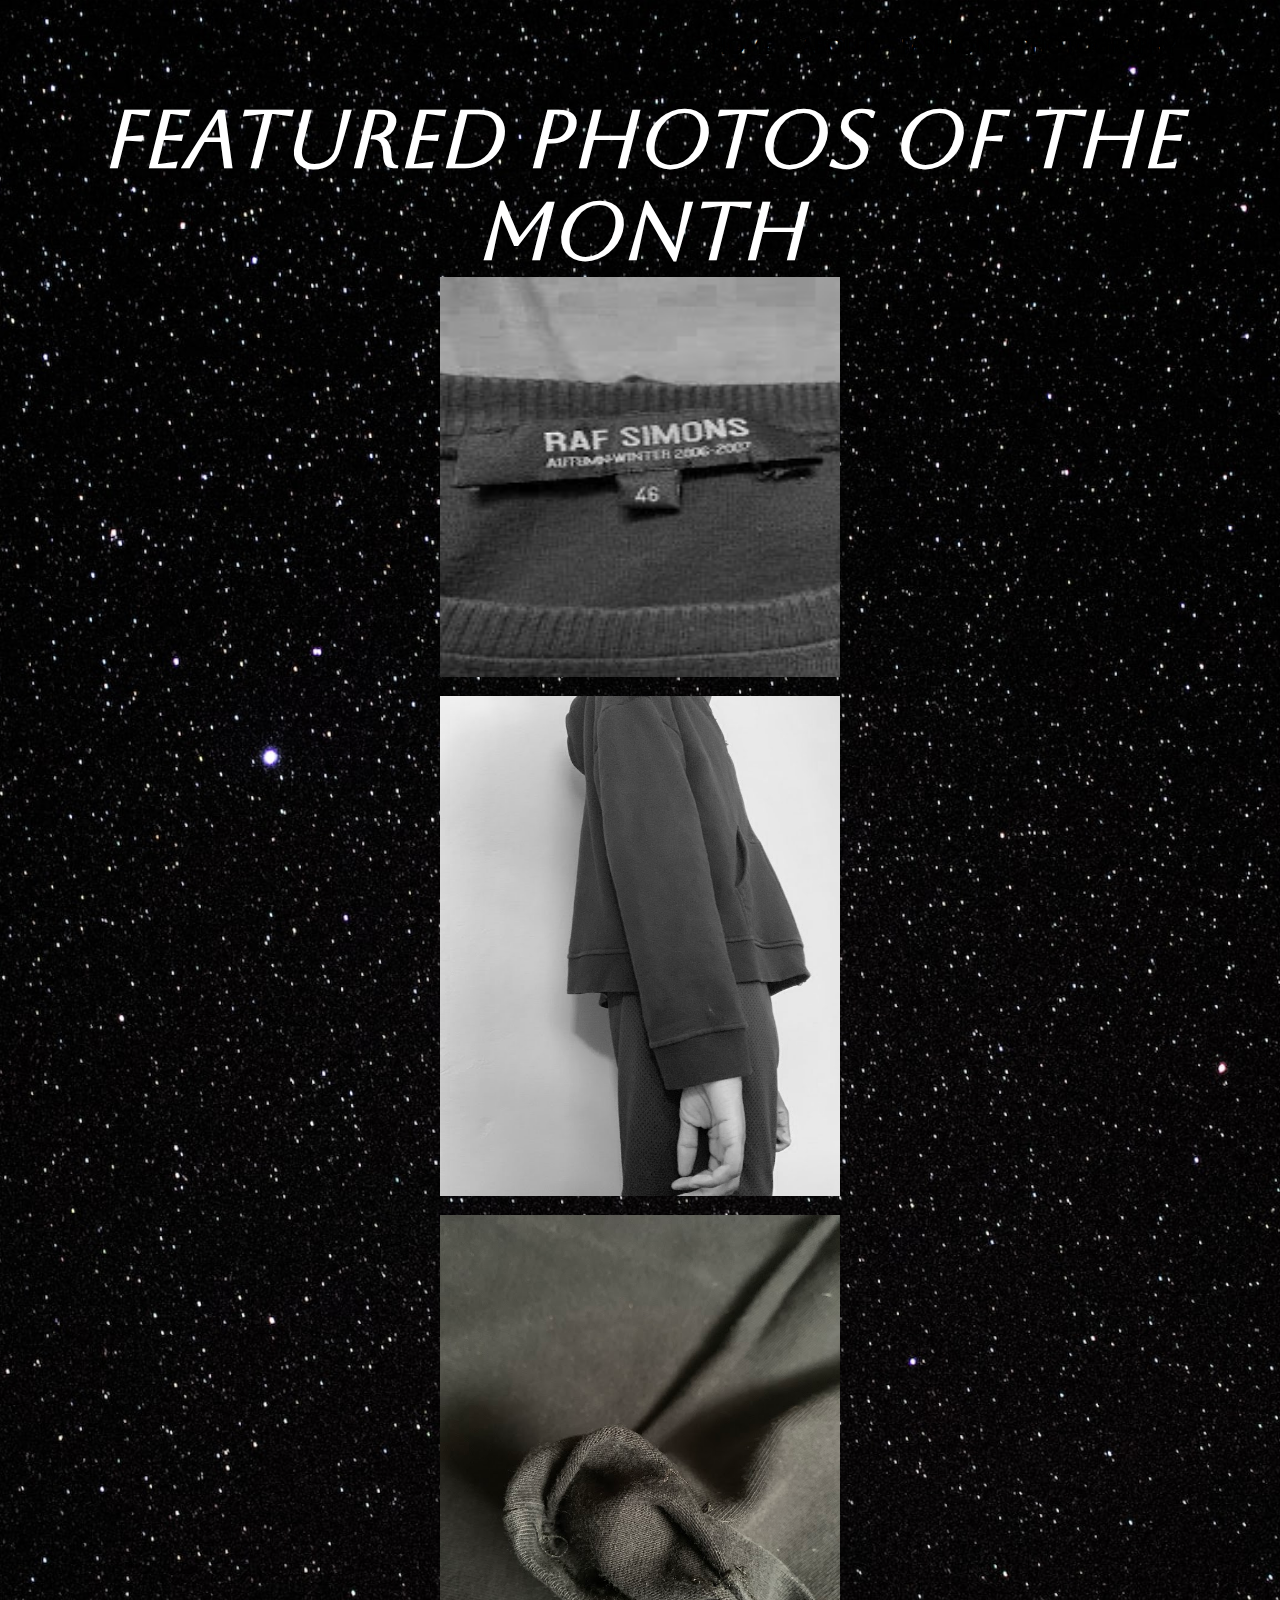
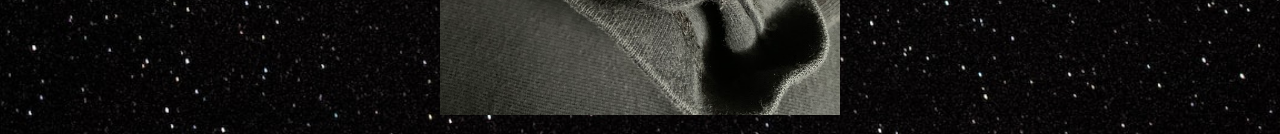
<file: code/index.html>
<!DOCTYPE html>
<html>  
<head>
<meta charset="utf-8">
<meta name="viewport" content="width=device-width, initial-scale=1">
<title>Carry Me Gallery</title>
<link rel ="stylesheet" href="backend.css">
<link rel="preconnect" href="https://fonts.googleapis.com">
<link rel="preconnect" href="https://fonts.gstatic.com" crossorigin>
<link href="https://fonts.googleapis.com/css2?family=Aboreto&display=swap" rel="stylesheet">

</head>
<body>
<section class="header">
<nav>
    <a href = "index.html"></a>
    <div class = "nav-links">
        <ul>
            <li><a href = "index.html">HOME</a></li>
            <li><a href = "about.html">ABOUT</a></li>
            <li><a href = "fashion.html">FASHION</a></li>
            <li><a href = "photgraphy.html">PHOTOGRAPHY</a></li>
            
            

        </ul>
    </div>
</nav>
<div class="text-box">
    <h1><b>Featured Photos of the Month</b></h1>

</div>
<div>
<img src = "reworked/IMG_4242 copy.jpg"class="rafsimons">
<br>
<img src = "reworked/IMG_3161 copy.jpg" class="ruben">
<br>
<img src = "reworked/IMG_4247.JPG" class="fabric">   
<br>

</div>


</section>


</body>

</html>
</file>
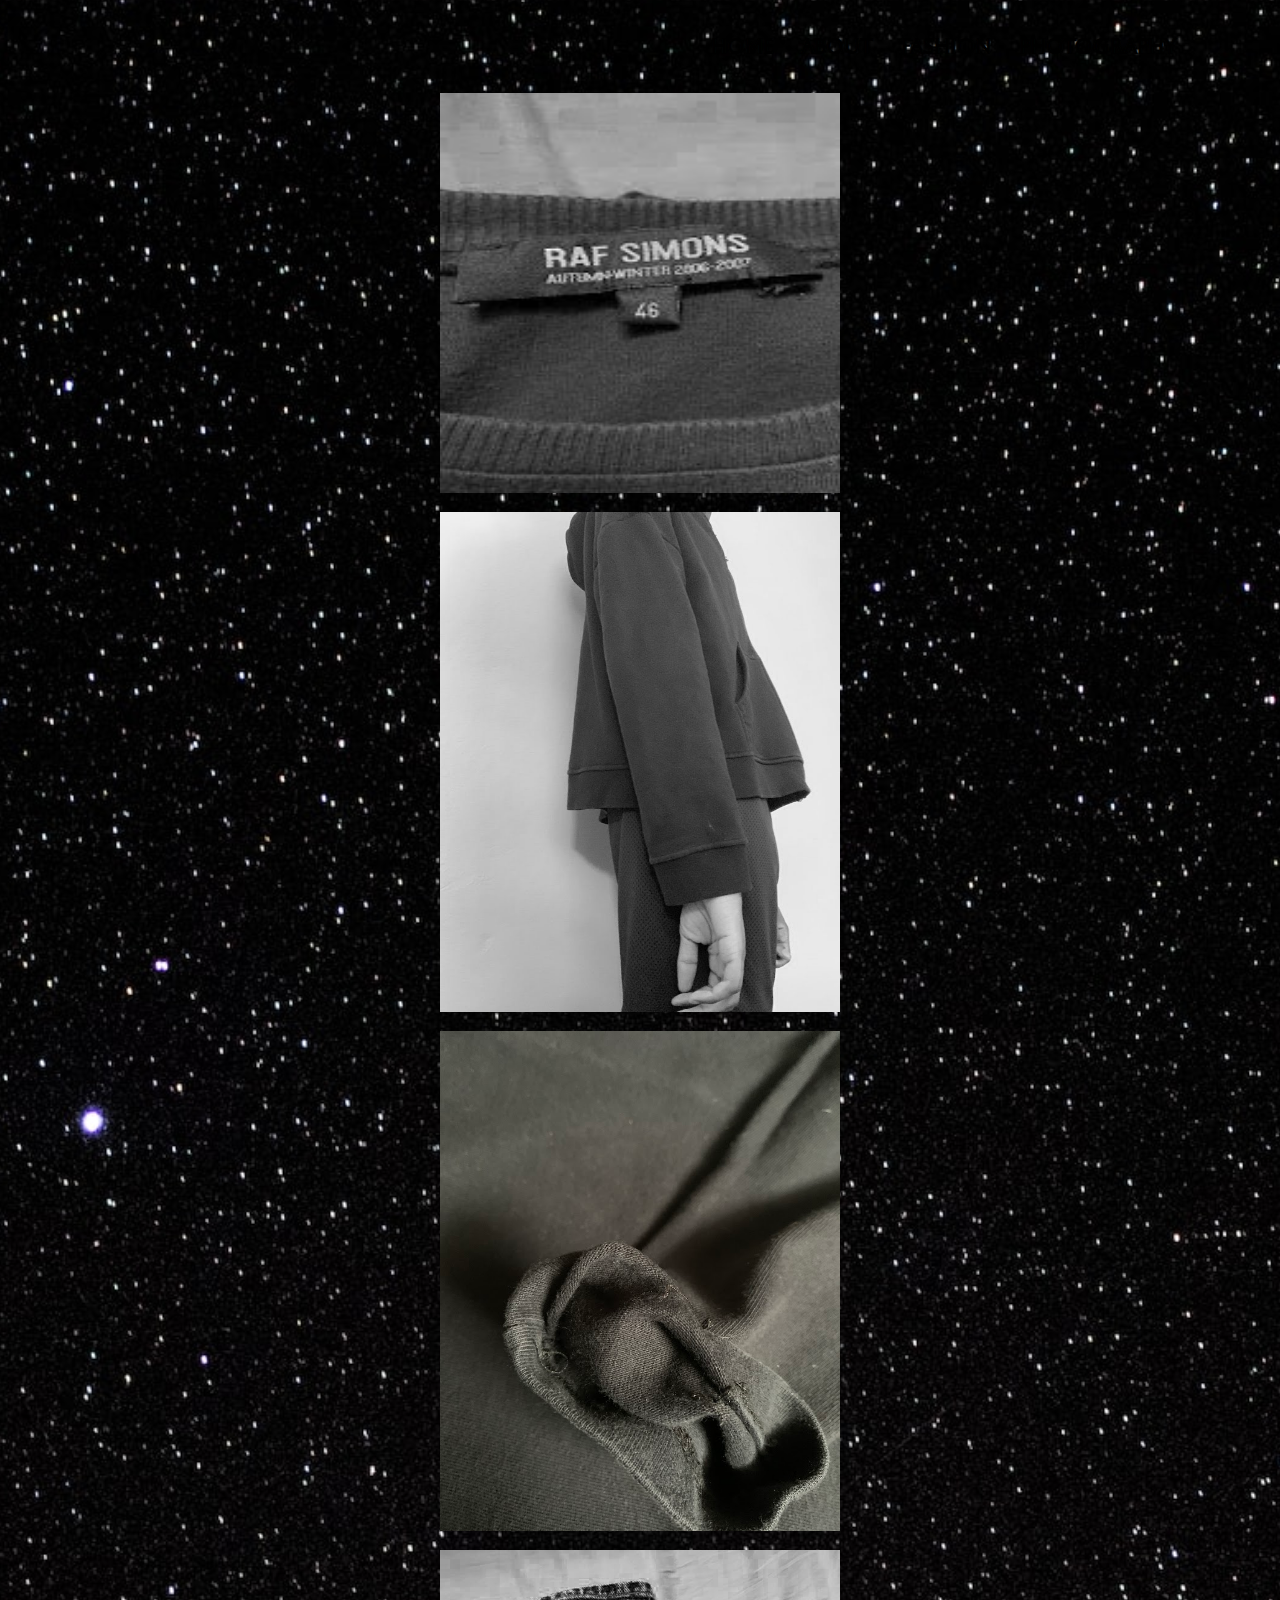
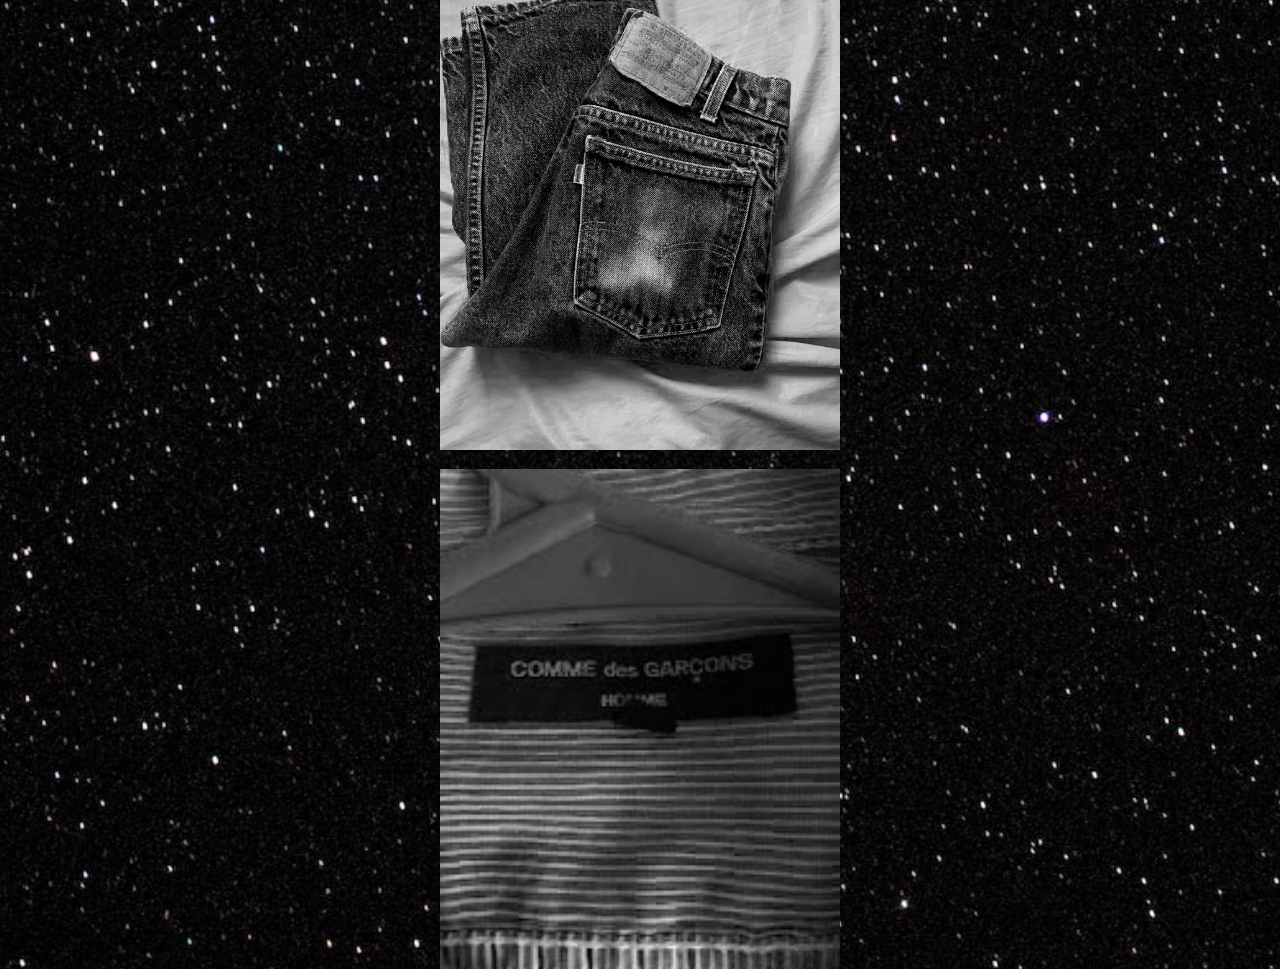
<file: code/fashion.html>
<!DOCTYPE html>
<html>  
<head>
<meta charset="utf-8">
<meta name="viewport" content="width=device-width, initial-scale=1">
<title>Carry Me Gallery</title>
<link rel ="stylesheet" href="backend.css">
<link rel="preconnect" href="https://fonts.googleapis.com">
<link rel="preconnect" href="https://fonts.gstatic.com" crossorigin>
<link href="https://fonts.googleapis.com/css2?family=Aboreto&display=swap" rel="stylesheet">

</head>
<body>
<section class="header">
<nav>
    <a href = "index.html"></a>
    <div class = "nav-links">
        <ul>
            <li><a href = "index.html">HOME</a></li>
            <li><a href = "about.html">ABOUT</a></li>
            <li><a href = "fashion.html">FASHION</a></li>
            <li><a href = "photgraphy.html">PHOTOGRAPHY</a></li>
            
            

        </ul>
    </div>
</nav>
<div>

    <div>
    <img src = "reworked/IMG_4242 copy.jpg"class="rafsimons">
    <br>
    <img src = "reworked/IMG_3161 copy.jpg" class="ruben">
    <br>
    <img src = "reworked/IMG_4247.JPG" class="fabric">
    <br>
    <img src = "reworked/IMG_4241 copy.jpg"  class="denim"> 
    <br>
    <img src = "reworked/IMG_4137 copy.jpg" class="CDG">    
    </div>
</div>


</section>


</body>

</html>
</file>
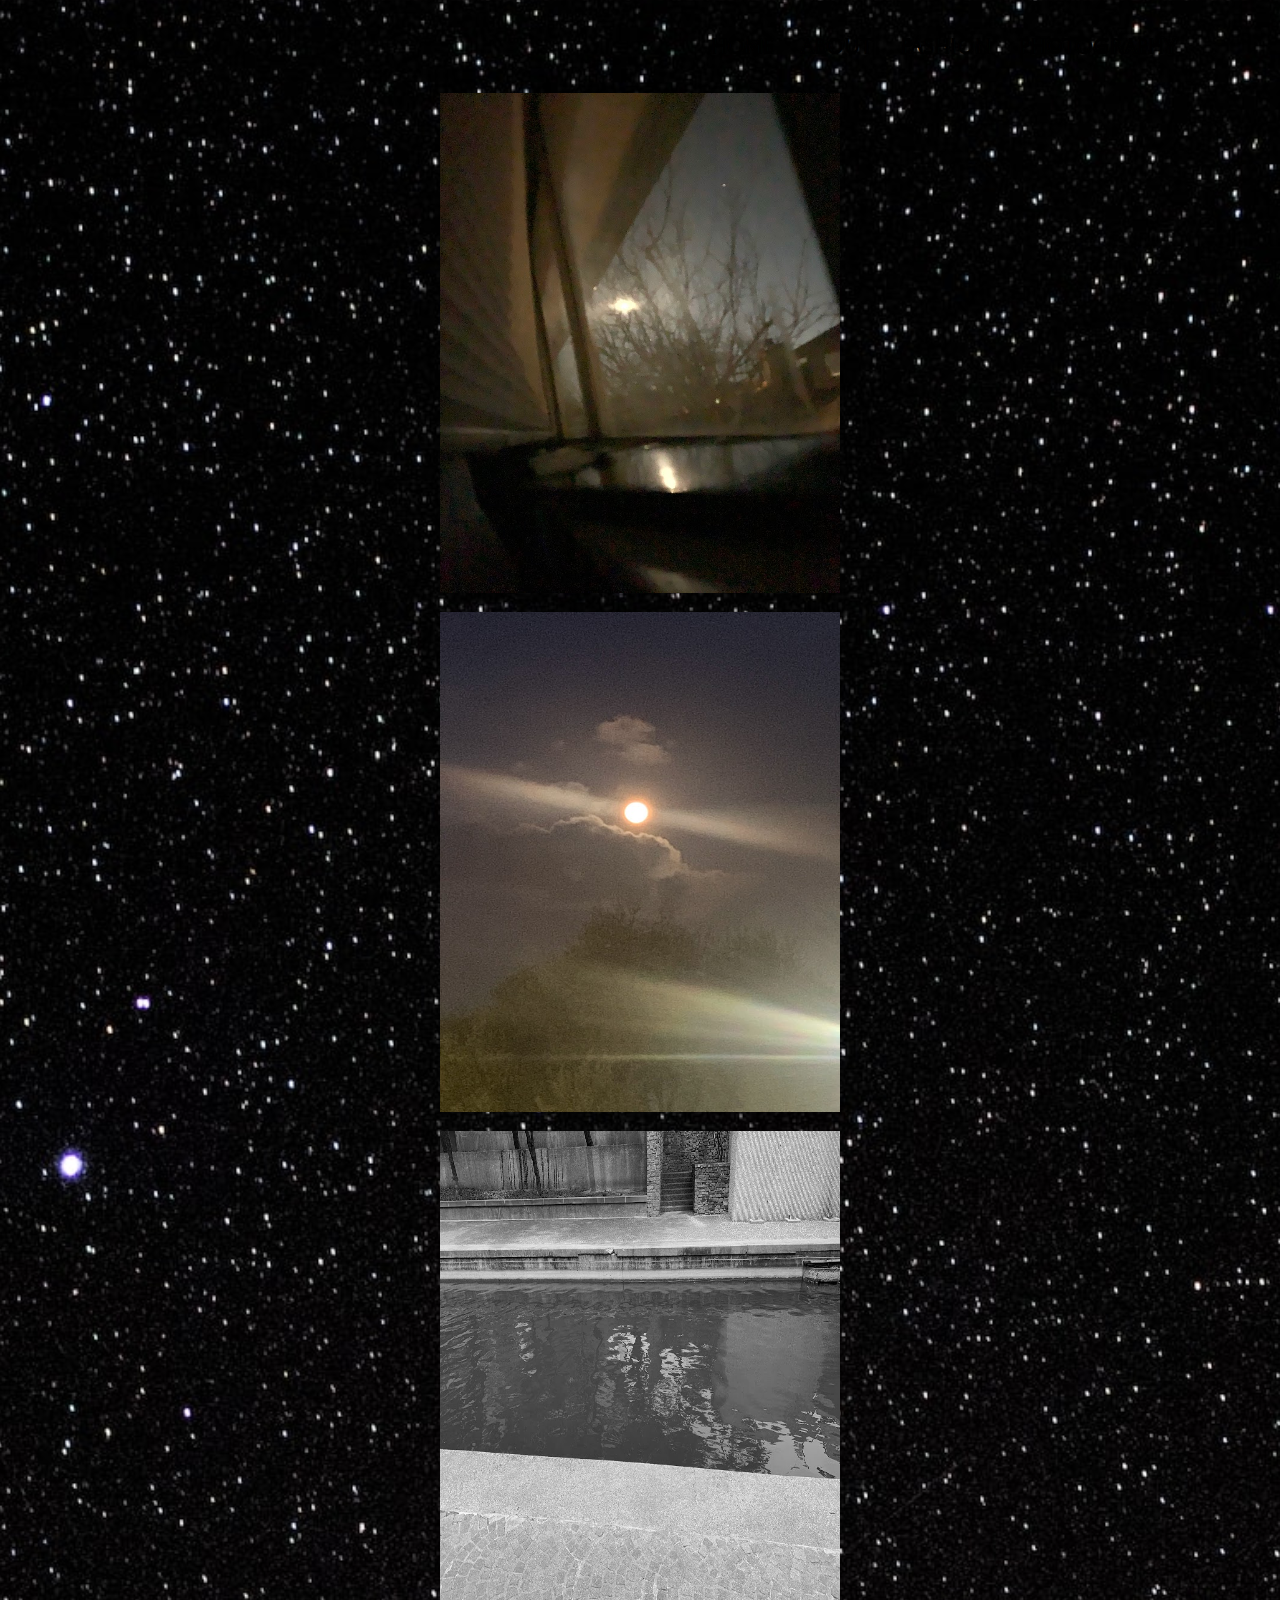
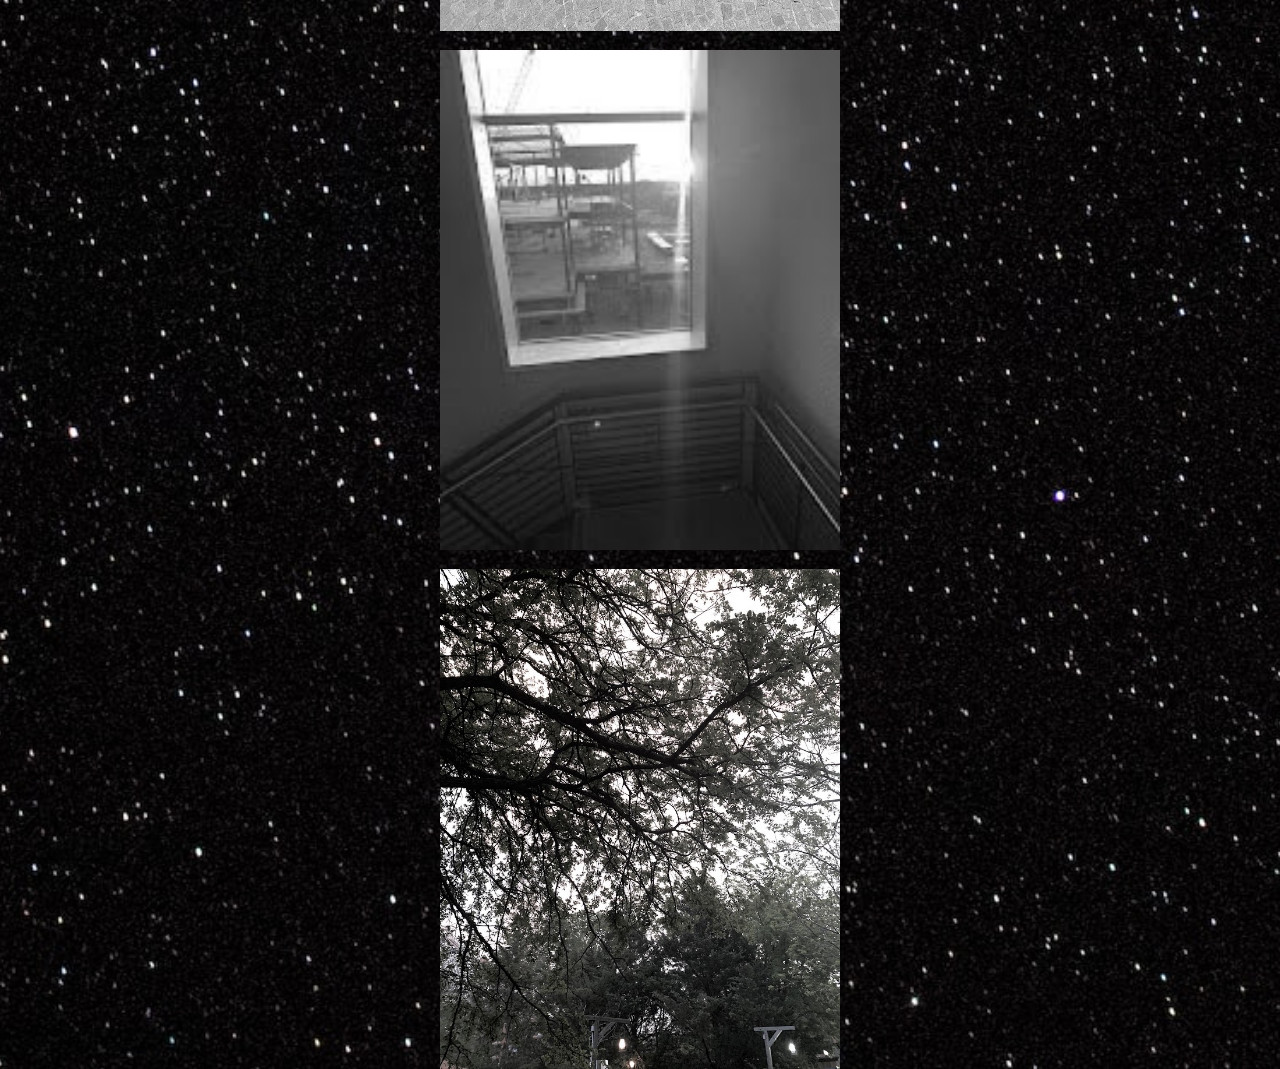
<file: code/photgraphy.html>
<!DOCTYPE html>
<html>  
<head>
<meta charset="utf-8">
<meta name="viewport" content="width=device-width, initial-scale=1">
<title>Carry Me Gallery</title>
<link rel ="stylesheet" href="backend.css">
<link rel="preconnect" href="https://fonts.googleapis.com">
<link rel="preconnect" href="https://fonts.gstatic.com" crossorigin>
<link href="https://fonts.googleapis.com/css2?family=Aboreto&display=swap" rel="stylesheet">

</head>
<body>
<section class="header">
<nav>
    <a href = "index.html"></a>
    <div class = "nav-links">
        <ul>
            <li><a href = "index.html">HOME</a></li>
            <li><a href = "about.html">ABOUT</a></li>
            <li><a href = "fashion.html">FASHION</a></li>
            <li><a href = "photgraphy.html">PHOTOGRAPHY</a></li>
            
            

        </ul>
    </div>
</nav>
<div>
<img src = "reworked/IMG_4270.JPG" class = "porcelain">
<br>
<img src = "reworked/IMG_9728.jpg" class = "moon">
<br>
<img src = "reworked/backgroundimg.jpg" class = "river">
<br>
<img src = "reworked/IMG_3929 copy.jpg" class = "school">
<br>
<img src = "reworked/821F4613-20C2-4199-A0A5-B9EFDB098B3F.jpg" class = "work">
</div>


</section>


</body>

</html>
</file>
<file: code/backend.css>
*{

    margin: 0;
    padding: 0;
    font-family: 'Aboreto', cursive;
}
.header{
    min-height: 100vh;
    width: 100%;
    background-image:url(reworked/jeremy-perkins-uhjiu8FjnsQ-unsplash.jpg);
background-position: center;
background-size: cover;
position: relative;

}
nav{

    display: flex;
    margin: 0 2px;
    padding: 2% 7%;
    justify-content: space-around;
    align-items: center;

}

nav img{
    width: 150px;
}

.nav-links{
    flex: 1;
    text-align: right;
}
.nav-links ul li{
    list-style: none;
    display: inline-block;
    padding: 8px 12px; 
    position: relative;
    -webkit-text-stroke-width: 2px;
    -webkit-text-stroke-color: rgb(0, 0, 0);


}
.nav-links ul li a{
    color:#fff;
    text-decoration: wavy;
    font-size: 20px;

}

.nav-links ul li::after{

    content: '';
    width: 0%;
    height: 2px;
    background: #857575 ;  
    display: block;
    margin: auto;
    transition: 0.5s;

}
.nav-links ul li:hover::after{
    width: 100%
}

.text-box{
    padding: 8px 12px
    margin 0 2px;
    text-align: center;
    font-size: 40px;
     font-style: italic; 
     color:#fff
    
}   
.rafsimons{
    display: block;
    margin-left: auto;
    margin-right: auto;
    width: 400px;  
    height: 400px;

}

.ruben{
    display: block;
    margin-left: auto;
    margin-right: auto;
    width: 400px;  
    height: 500px; 
}
.fabric{
    display: block;
    margin-left: auto;
    margin-right: auto;
    width: 400px;  
    height: 500px; 
}
.rafsimons{
    display: block;
    margin-left: auto;
    margin-right: auto;
    width: 400px;  
    height: 400px;

}

.ruben{
    display: block;
    margin-left: auto;
    margin-right: auto;
    width: 400px;  
    height: 500px; 
}
.fabric{
    display: block;
    margin-left: auto;
    margin-right: auto;
    width: 400px;  
    height: 500px; 
}
   .denim{
    display: block;
    margin-left: auto;
    margin-right: auto;
    width: 400px;  
    height: 500px;
   } 
.CDG{
    display: block;
    margin-left: auto;
    margin-right: auto;
    width: 400px;  
    height: 500px;
}
.porcelain{
    display: block;
    margin-left: auto;
    margin-right: auto;
    width: 400px;  
    height: 500px;
}
.moon{
    display: block;
    margin-left: auto;
    margin-right: auto;
    width: 400px;  
    height: 500px;
}
.river{
    display: block;
    margin-left: auto;
    margin-right: auto;
    width: 400px;  
    height: 500px;
}
.school{
    display: block;
    margin-left: auto;
    margin-right: auto;
    width: 400px;  
    height: 500px;
}
.work{
    display: block;
    margin-left: auto;
    margin-right: auto;
    width: 400px;  
    height: 500px;
}

.about{
    display: block;
    margin-left: auto;
    margin-right: auto;
    width: 400px;  
    height: 500px;
    color: aliceblue;
    font-size: 25px;
}
</file>
